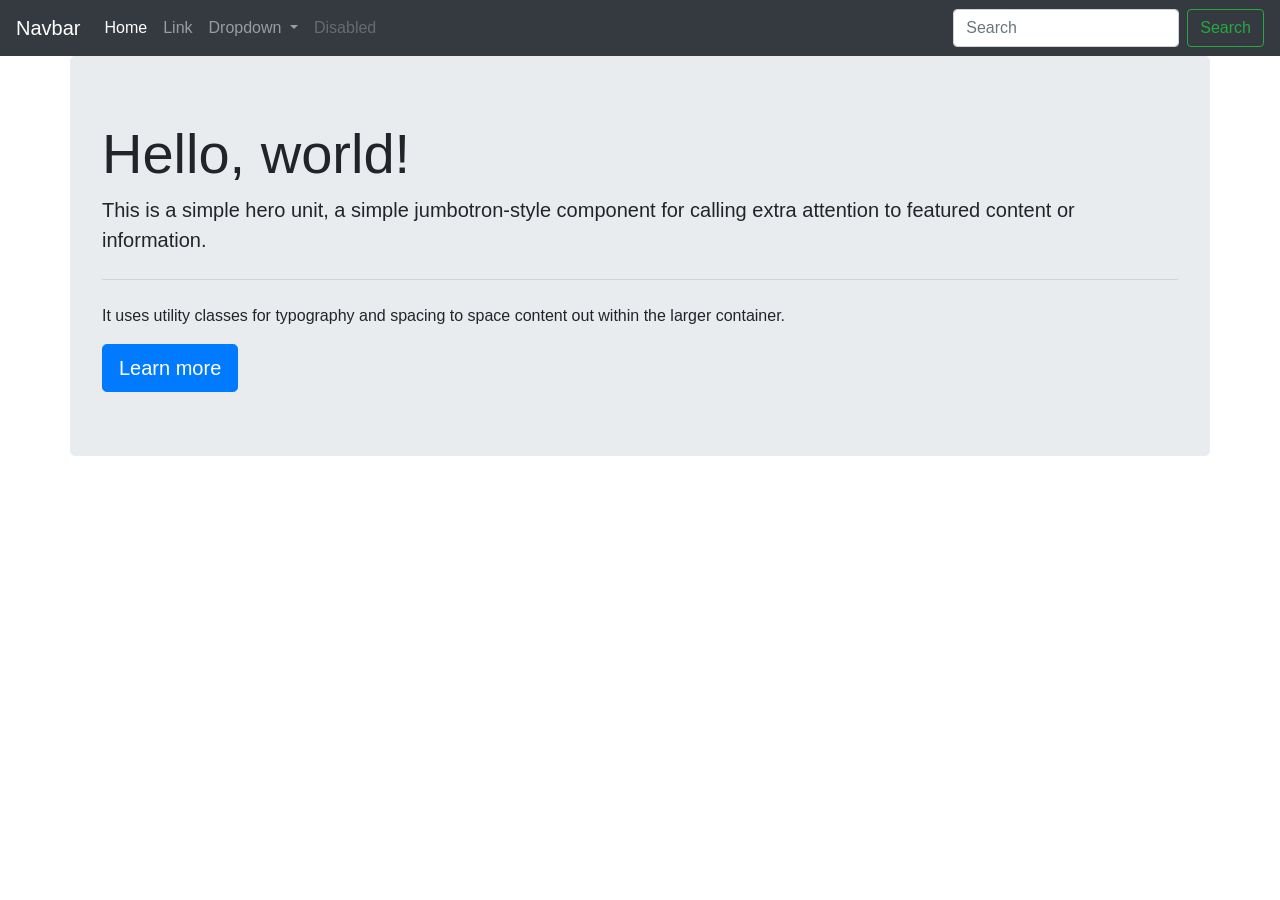
<file: 25ESKCX057/DAY3/index.html>
<!doctype html>
<html lang="en">
  <head>
    <!-- Required meta tags -->
    <meta charset="utf-8">
    <meta name="viewport" content="width=device-width, initial-scale=1, shrink-to-fit=no">

    <!-- Bootstrap CSS -->
    <link rel="stylesheet" href="https://cdn.jsdelivr.net/npm/bootstrap@4.4.1/dist/css/bootstrap.min.css" integrity="sha384-Vkoo8x4CGsO3+Hhxv8T/Q5PaXtkKtu6ug5TOeNV6gBiFeWPGFN9MuhOf23Q9Ifjh" crossorigin="anonymous">

    <title>Hello, world!</title>
  </head>
  <body>
    <nav class="navbar navbar-expand-lg navbar-dark bg-dark">
  <a class="navbar-brand" href="#">Navbar</a>
  <button class="navbar-toggler" type="button" data-toggle="collapse" data-target="#navbarSupportedContent" aria-controls="navbarSupportedContent" aria-expanded="false" aria-label="Toggle navigation">
    <span class="navbar-toggler-icon"></span>
  </button>

  <div class="collapse navbar-collapse" id="navbarSupportedContent">
    <ul class="navbar-nav mr-auto">
      <li class="nav-item active">
        <a class="nav-link" href="#">Home <span class="sr-only">(current)</span></a>
      </li>
      <li class="nav-item">
        <a class="nav-link" href="#">Link</a>
      </li>
      <li class="nav-item dropdown">
        <a class="nav-link dropdown-toggle" href="#" id="navbarDropdown" role="button" data-toggle="dropdown" aria-haspopup="true" aria-expanded="false">
          Dropdown
        </a>
        <div class="dropdown-menu" aria-labelledby="navbarDropdown">
          <a class="dropdown-item" href="#">Action</a>
          <a class="dropdown-item" href="#">Another action</a>
          <div class="dropdown-divider"></div>
          <a class="dropdown-item" href="#">Something else here</a>
        </div>
      </li>
      <li class="nav-item">
        <a class="nav-link disabled" href="#" tabindex="-1" aria-disabled="true">Disabled</a>
      </li>
    </ul>
    <form class="form-inline my-2 my-lg-0">
      <input class="form-control mr-sm-2" type="search" placeholder="Search" aria-label="Search">
      <button class="btn btn-outline-success my-2 my-sm-0" type="submit">Search</button>
    </form>
  </div>
</nav>
<div class="jumbotron container">
  <h1 class="display-4">Hello, world!</h1>
  <p class="lead">This is a simple hero unit, a simple jumbotron-style component for calling extra attention to featured content or information.</p>
  <hr class="my-4">
  <p>It uses utility classes for typography and spacing to space content out within the larger container.</p>
  <a class="btn btn-primary btn-lg" href="#" role="button">Learn more</a>
</div>
    

    <!-- Optional JavaScript -->
    <!-- jQuery first, then Popper.js, then Bootstrap JS -->
    <script src="https://code.jquery.com/jquery-3.4.1.slim.min.js" integrity="sha384-J6qa4849blE2+poT4WnyKhv5vZF5SrPo0iEjwBvKU7imGFAV0wwj1yYfoRSJoZ+n" crossorigin="anonymous"></script>
    <script src="https://cdn.jsdelivr.net/npm/popper.js@1.16.0/dist/umd/popper.min.js" integrity="sha384-Q6E9RHvbIyZFJoft+2mJbHaEWldlvI9IOYy5n3zV9zzTtmI3UksdQRVvoxMfooAo" crossorigin="anonymous"></script>
    <script src="https://cdn.jsdelivr.net/npm/bootstrap@4.4.1/dist/js/bootstrap.min.js" integrity="sha384-wfSDF2E50Y2D1uUdj0O3uMBJnjuUD4Ih7YwaYd1iqfktj0Uod8GCExl3Og8ifwB6" crossorigin="anonymous"></script>
  </body>
</html>
</file>
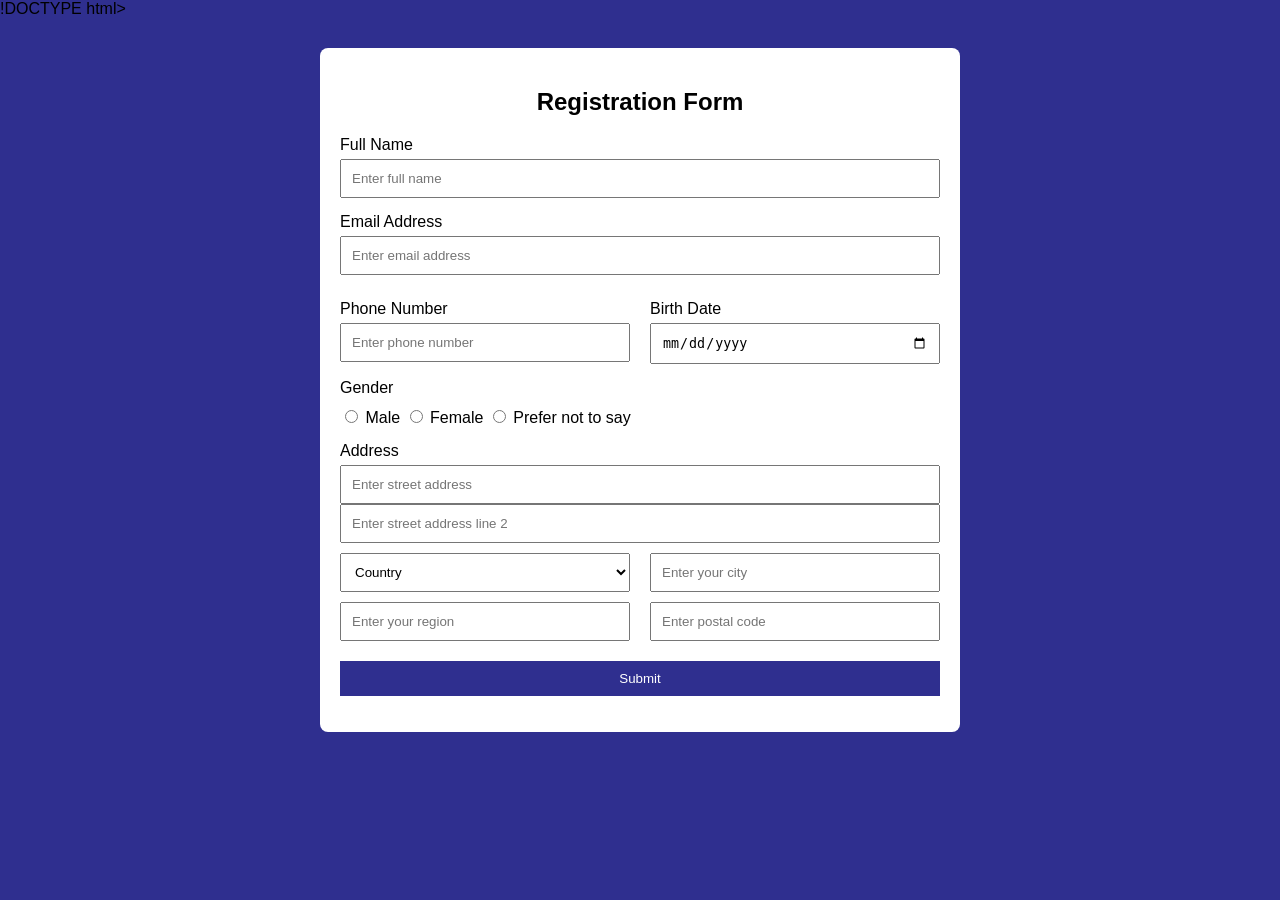
<file: 25ESKCX057/DAY2/form.html>
!DOCTYPE html>
<html>
<head>
    <title>Student Registration Form</title>
    <link rel="stylesheet" href="style.css">
</head>
<body>

<div class="container">
    <h2>Registration Form</h2>

    <form>

        <label>Full Name</label>
        <input type="text" placeholder="Enter full name">

        <label>Email Address</label>
        <input type="email" placeholder="Enter email address">

        <div class="row">
            <div class="column">
                <label>Phone Number</label>
                <input type="tel" placeholder="Enter phone number">
            </div>

            <div class="column">
                <label>Birth Date</label>
                <input type="date">
            </div>
        </div>

        <label>Gender</label>

        <div class="gender">
            <input type="radio" name="gender"> Male
            <input type="radio" name="gender"> Female
            <input type="radio" name="gender"> Prefer not to say
        </div>

        <label>Address</label>
        <input type="text" placeholder="Enter street address">

        <input type="text" placeholder="Enter street address line 2">

        <div class="row">
            <div class="column">
                <select>
                    <option>Country</option>
                    <option>India</option>
                    <option>USA</option>
                    <option>Canada</option>
                </select>
            </div>

            <div class="column">
                <input type="text" placeholder="Enter your city">
            </div>
        </div>

        <div class="row">
            <div class="column">
                <input type="text" placeholder="Enter your region">
            </div>

            <div class="column">
                <input type="text" placeholder="Enter postal code">
            </div>
        </div>

        <input type="submit" value="Submit">

    </form>
</div>

</body>
</html>
</file>
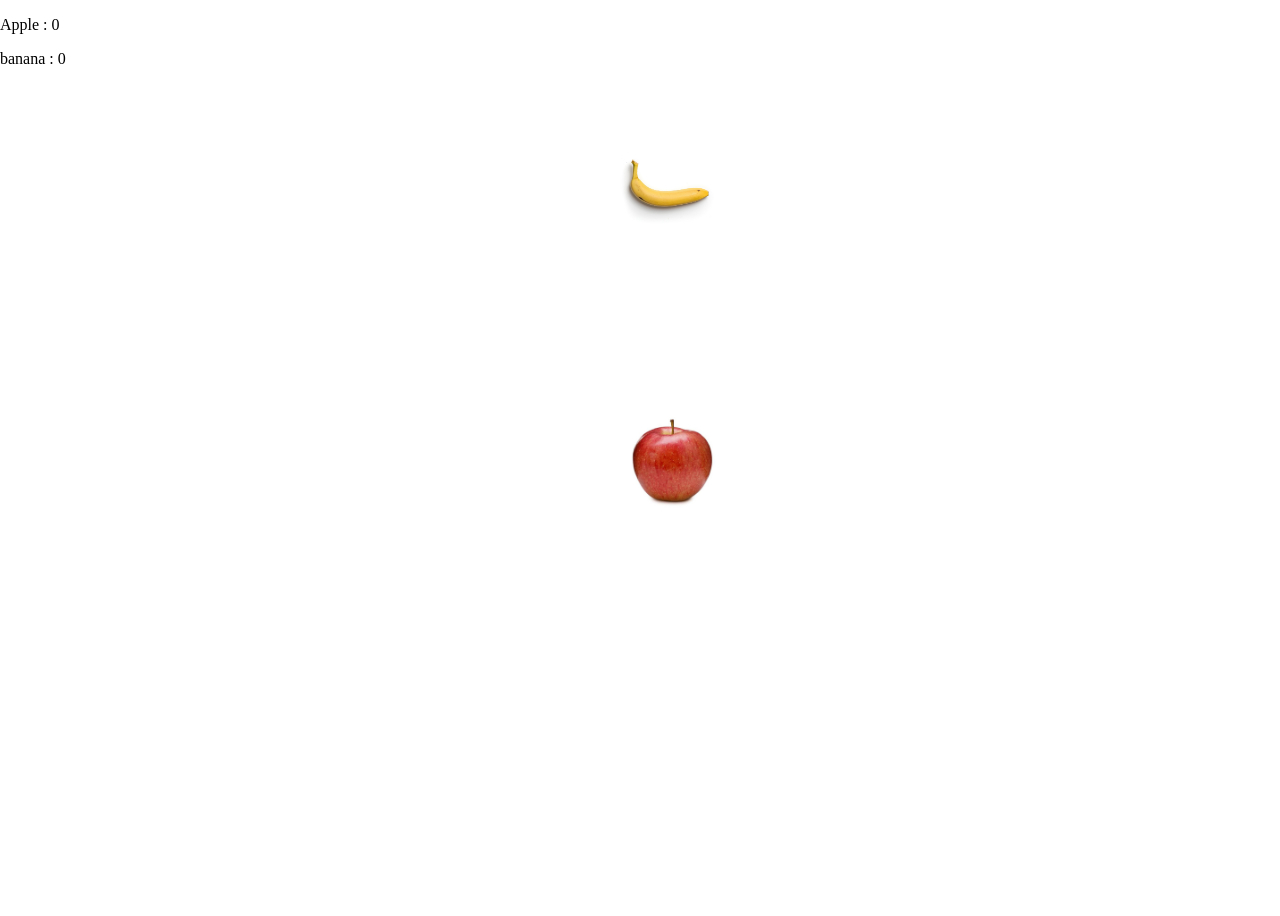
<file: 25ESKCX057/DAY4/game.html>
<!DOCTYPE html>
<html>
    <head>
        <style>
        body 
    {
position:relative ;
height:100vh ;
margin:0 ;
    }

 img {
    width:100px ;
    position:absolute ;
    cursor:pointer ;

 }          
        </style>
    </head>
<body>
<p>Apple : <span id= "apple">0</span></p>
<p>banana : <span id= "banana">0</span></p>
<img src = "apple.jpg" onclick= "clickImage ('apple',this)">
<img src = "banana.avif" onclick= "clickImage ( 'banana',this)">

<script>
    let apple=0,banana = 0;

    document.querySelectorAll("img").forEach(img => {
        img.style.left = Math.random()*(window.innerWidth - 100)+"px";
        img.style.top = Math.random()*(window.innerHeight - 120)+"px";
    });

    function clickImage(type, img) {
        if (type === "apple") {
            document.getElementById("apple").innerText=++apple;
        } else {
            document.getElementById("banana").innerText=++banana;
        }
        img.style.left = Math.random()*(window.innerWidth - 100) + "px";
        img.style.top = Math.random()*(window.innerHeight - 120) + "px";
    }
</script>
</body>
</html>
</file>
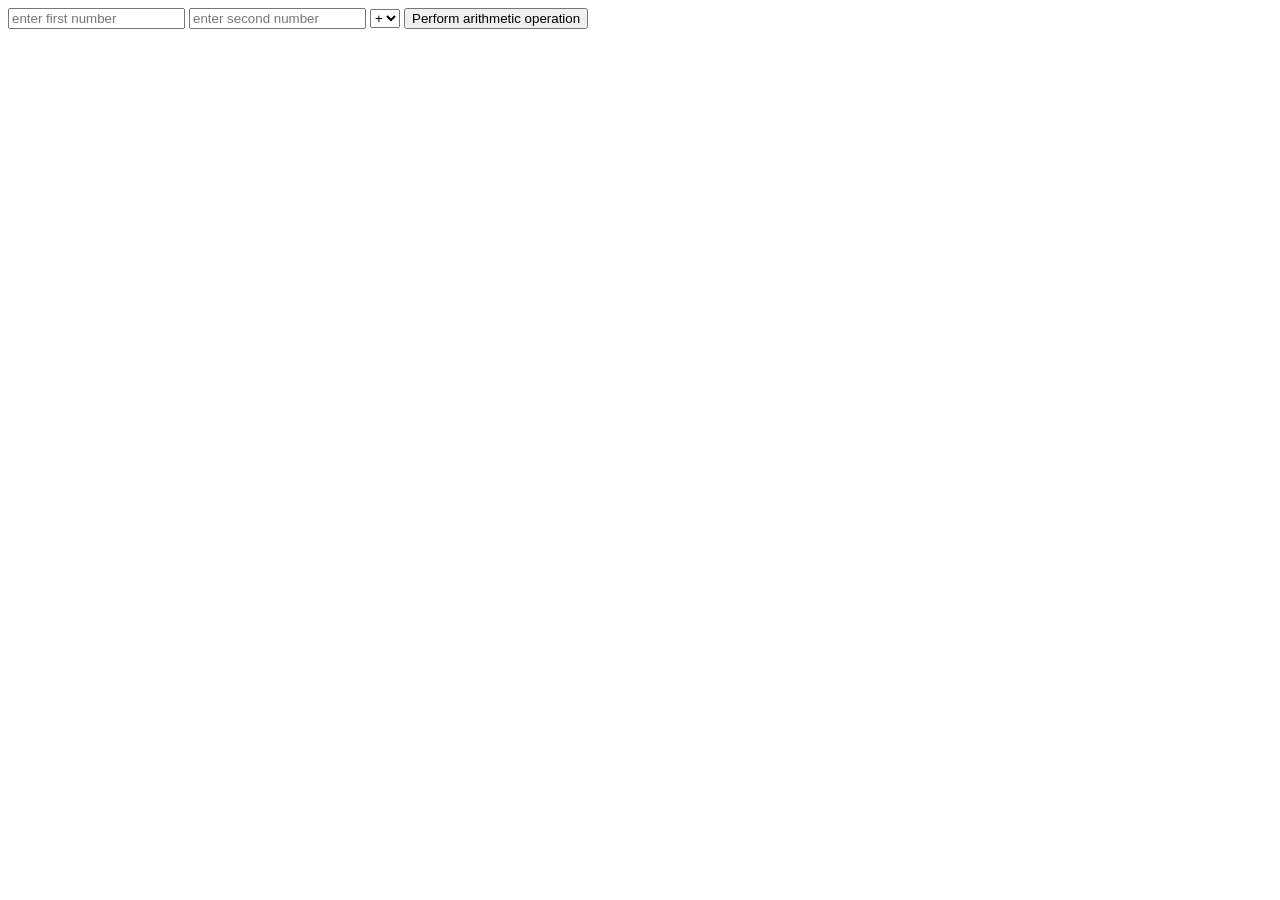
<file: 25ESKCX057/DAY4/simplecalculator.html>
<!DOCTYPE html>
<html>
<head>

</head>
<body>

    <form>
        <input type="text" id="number1" placeholder="enter first number" />
        <input type="text" id="number2" placeholder="enter second number" />

        <select id="operator">
            <option value="+">+</option>
            <option value="-">-</option>
            <option value="*">*</option>
            <option value="/">/</option>
        </select>

        <button type="button" onclick="performArithmeticOperation()">
            Perform arithmetic operation
        </button>

        <div id="result"></div>
    </form>

    <script>
        function performArithmeticOperation() {

            let var1 = 10;
            const pi = 3.14159;

            const number1 = parseFloat(document.getElementById("number1").value);
            const number2 = parseFloat(document.getElementById("number2").value);
            const operator = document.getElementById("operator").value;

            let result;

            switch (operator) {
                case "+":
                    result = number1 + number2;
                    break;

                case "-":
                    result = number1 - number2;
                    break;

                case "*":
                    result = number1 * number2;
                    break;

                case "/":
                    if (number2 == 0) {
                        result = "Divide by zero error";
                    } else {
                        result = number1 / number2;
                    }
                    break;
            }

            const resultDiv = document.getElementById("result");
            resultDiv.innerHTML = result;
        }
    </script>

</body>
</html>
</file>
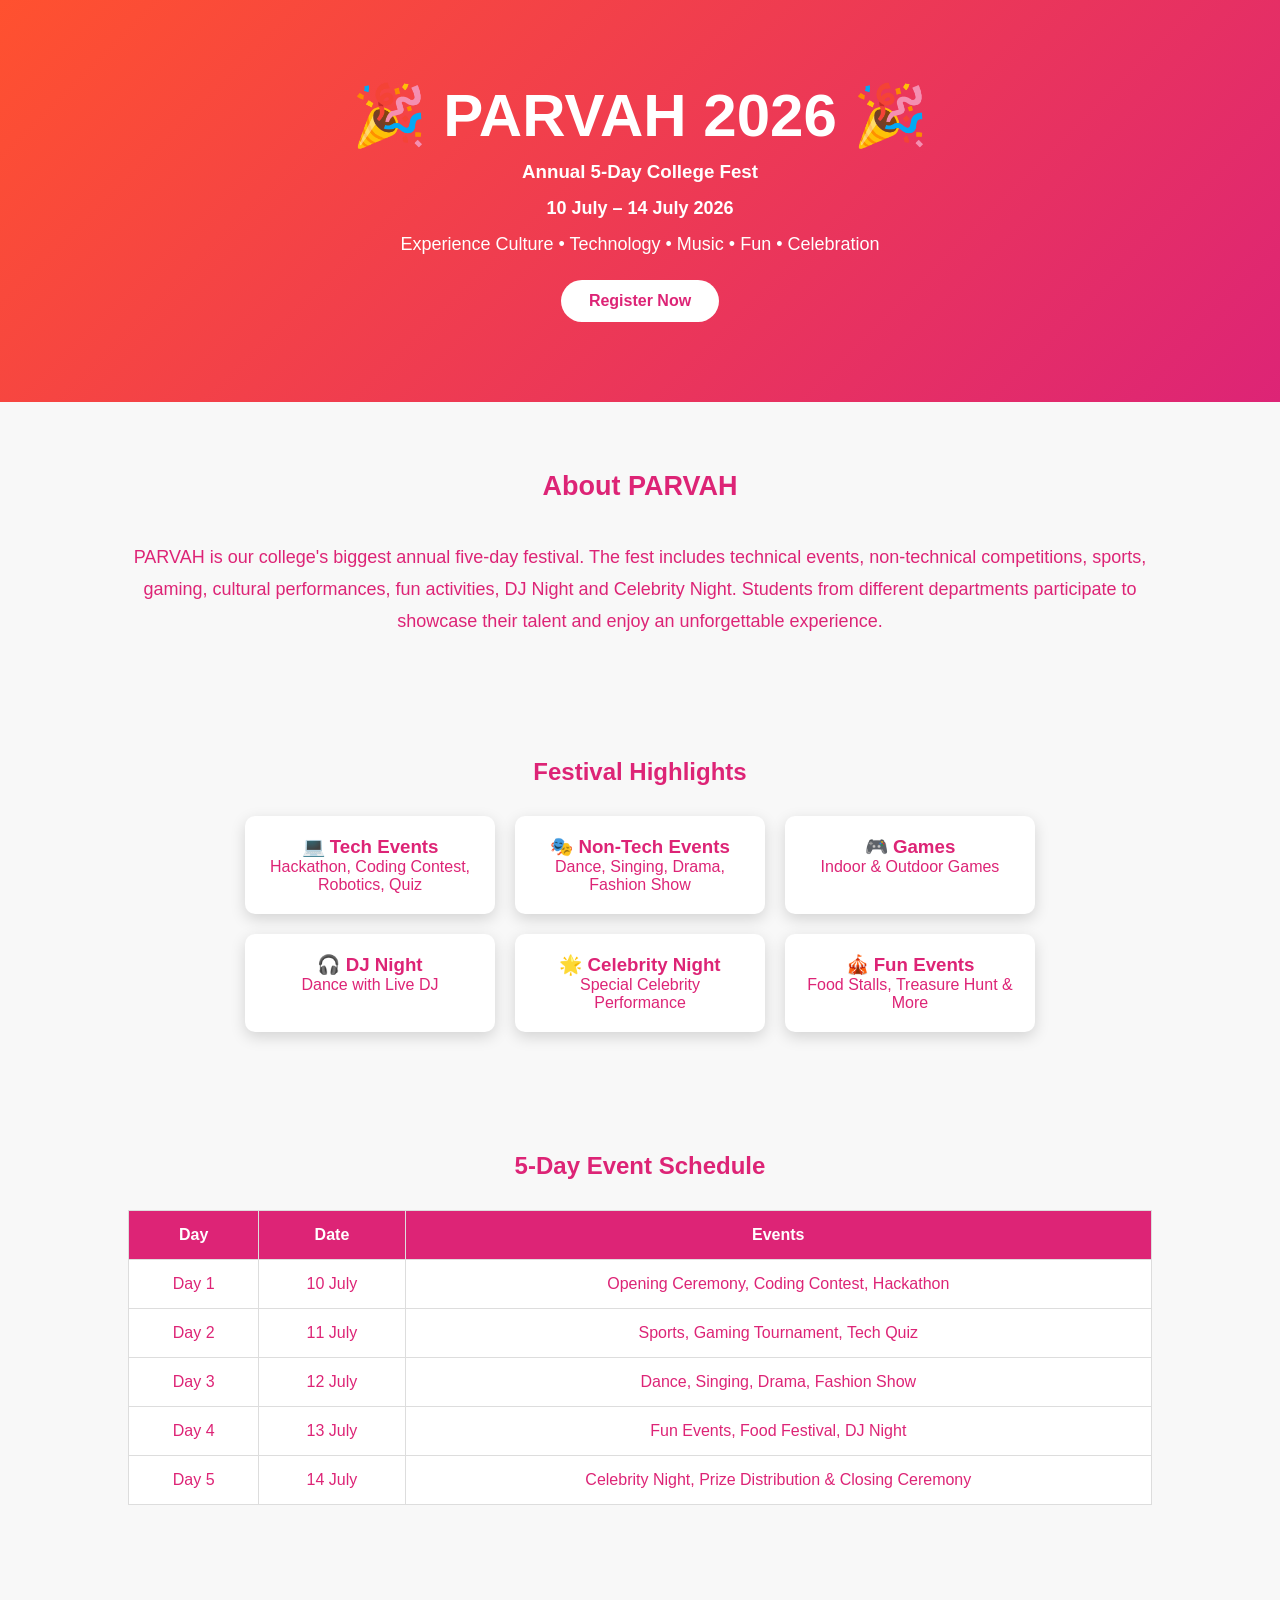
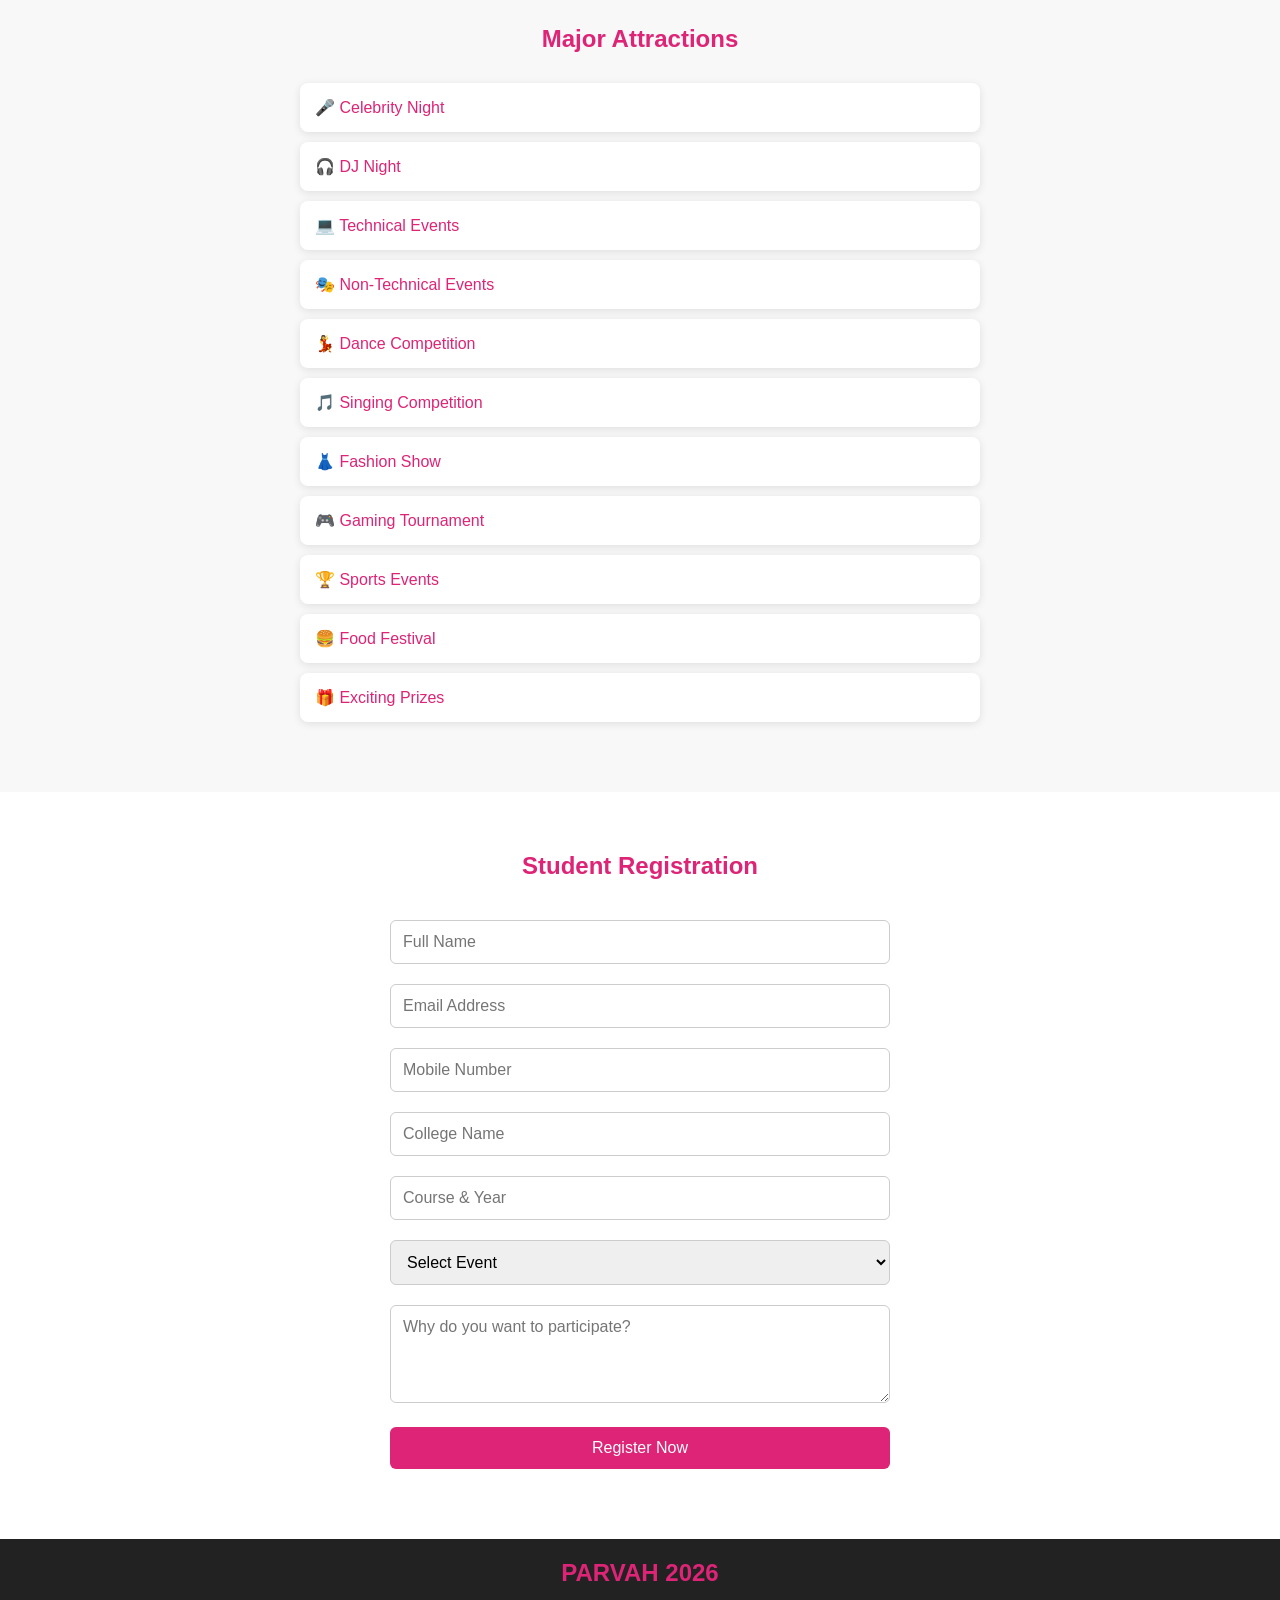
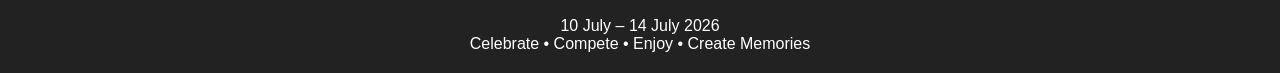
<file: 25ESKCX057/DAY5/pravahweb.html>
<!DOCTYPE html>
<html lang="en">
<head>
<meta charset="UTF-8">
<meta name="viewport" content="width=device-width, initial-scale=1.0">
<title>PARVAH 2026 - College Fest</title>

<style>
*{
    margin:0;
    padding:0;
    box-sizing:border-box;
    font-family:Arial,sans-serif;
    scroll-behavior:smooth;
}

body{
    background:#f8f8f8;
    color:#dd2476;
}

header{
    background:linear-gradient(135deg,#ff512f,#dd2476);
    color:white;
    text-align:center;
    padding:80px 20px;
}

header h1{
    font-size:60px;
}

header h3{
    margin-top:10px;
}

header p{
    margin-top:15px;
    font-size:18px;
}

.btn{
    display:inline-block;
    margin-top:25px;
    padding:12px 28px;
    background:white;
    color:#dd2476;
    text-decoration:none;
    font-weight:bold;
    border-radius:30px;
}

section{
    padding:60px 10%;
}

h2{
    text-align:center;
    margin-bottom:30px;
    color:#dd2476;
}

.about{
    text-align:center;
    line-height:1.8;
    font-size:18px;
}

.cards{
    display:flex;
    flex-wrap:wrap;
    justify-content:center;
    gap:20px;
}

.card{
    width:250px;
    background:white;
    padding:20px;
    border-radius:10px;
    text-align:center;
    box-shadow:0 5px 15px rgba(0,0,0,.15);
}

.schedule table{
    width:100%;
    border-collapse:collapse;
    background:white;
}

.schedule th,.schedule td{
    border:1px solid #ddd;
    padding:15px;
    text-align:center;
}

.schedule th{
    background:#dd2476;
    color:white;
}

.events ul{
    list-style:none;
    max-width:700px;
    margin:auto;
}

.events li{
    background:white;
    margin:10px;
    padding:15px;
    border-radius:8px;
    box-shadow:0 2px 8px rgba(0,0,0,.1);
}

#register{
    background:white;
}

form{
    max-width:500px;
    margin:auto;
}

input,
select,
textarea,
button{
    width:100%;
    padding:12px;
    margin:10px 0;
    border:1px solid #ccc;
    border-radius:6px;
    font-size:16px;
}

button{
    background:#dd2476;
    color:white;
    border:none;
    cursor:pointer;
}

button:hover{
    background:#b3125b;
}

footer{
    background:#222;
    color:white;
    text-align:center;
    padding:20px;
}
</style>

</head>

<body>

<header>
<h1>🎉 PARVAH 2026 🎉</h1>
<h3>Annual 5-Day College Fest</h3>
<p><strong>10 July – 14 July 2026</strong></p>
<p>Experience Culture • Technology • Music • Fun • Celebration</p>

<a href="#register" class="btn">Register Now</a>
</header>

<section class="about">
<h2>About PARVAH</h2>

<p>
PARVAH is our college's biggest annual five-day festival. The fest includes
technical events, non-technical competitions, sports, gaming, cultural
performances, fun activities, DJ Night and Celebrity Night. Students from
different departments participate to showcase their talent and enjoy an
unforgettable experience.
</p>

</section>

<section>

<h2>Festival Highlights</h2>

<div class="cards">

<div class="card">
<h3>💻 Tech Events</h3>
<p>Hackathon, Coding Contest, Robotics, Quiz</p>
</div>

<div class="card">
<h3>🎭 Non-Tech Events</h3>
<p>Dance, Singing, Drama, Fashion Show</p>
</div>

<div class="card">
<h3>🎮 Games</h3>
<p>Indoor & Outdoor Games</p>
</div>

<div class="card">
<h3>🎧 DJ Night</h3>
<p>Dance with Live DJ</p>
</div>

<div class="card">
<h3>🌟 Celebrity Night</h3>
<p>Special Celebrity Performance</p>
</div>

<div class="card">
<h3>🎪 Fun Events</h3>
<p>Food Stalls, Treasure Hunt & More</p>
</div>

</div>

</section>

<section class="schedule">

<h2>5-Day Event Schedule</h2>

<table>

<tr>
<th>Day</th>
<th>Date</th>
<th>Events</th>
</tr>

<tr>
<td>Day 1</td>
<td>10 July</td>
<td>Opening Ceremony, Coding Contest, Hackathon</td>
</tr>

<tr>
<td>Day 2</td>
<td>11 July</td>
<td>Sports, Gaming Tournament, Tech Quiz</td>
</tr>

<tr>
<td>Day 3</td>
<td>12 July</td>
<td>Dance, Singing, Drama, Fashion Show</td>
</tr>

<tr>
<td>Day 4</td>
<td>13 July</td>
<td>Fun Events, Food Festival, DJ Night</td>
</tr>

<tr>
<td>Day 5</td>
<td>14 July</td>
<td>Celebrity Night, Prize Distribution & Closing Ceremony</td>
</tr>

</table>

</section>

<section class="events">

<h2>Major Attractions</h2>

<ul>
<li>🎤 Celebrity Night</li>
<li>🎧 DJ Night</li>
<li>💻 Technical Events</li>
<li>🎭 Non-Technical Events</li>
<li>💃 Dance Competition</li>
<li>🎵 Singing Competition</li>
<li>👗 Fashion Show</li>
<li>🎮 Gaming Tournament</li>
<li>🏆 Sports Events</li>
<li>🍔 Food Festival</li>
<li>🎁 Exciting Prizes</li>
</ul>

</section>

<section id="register">

<h2>Student Registration</h2>

<form>

<input type="text" placeholder="Full Name" required>

<input type="email" placeholder="Email Address" required>

<input type="tel" placeholder="Mobile Number" required>

<input type="text" placeholder="College Name" required>

<input type="text" placeholder="Course & Year" required>

<select required>
<option value="">Select Event</option>
<option>Dance Competition</option>
<option>Singing Competition</option>
<option>Drama</option>
<option>Fashion Show</option>
<option>Gaming Tournament</option>
<option>Hackathon</option>
<option>Coding Contest</option>
<option>Tech Quiz</option>
<option>Sports Event</option>
<option>Fun Event</option>
</select>

<textarea rows="4" placeholder="Why do you want to participate?"></textarea>

<button type="submit">Register Now</button>

</form>

</section>

<footer>
<h2>PARVAH 2026</h2>
<p>10 July – 14 July 2026</p>
<p>Celebrate • Compete • Enjoy • Create Memories</p>
</footer>

</body>
</html>
</file>
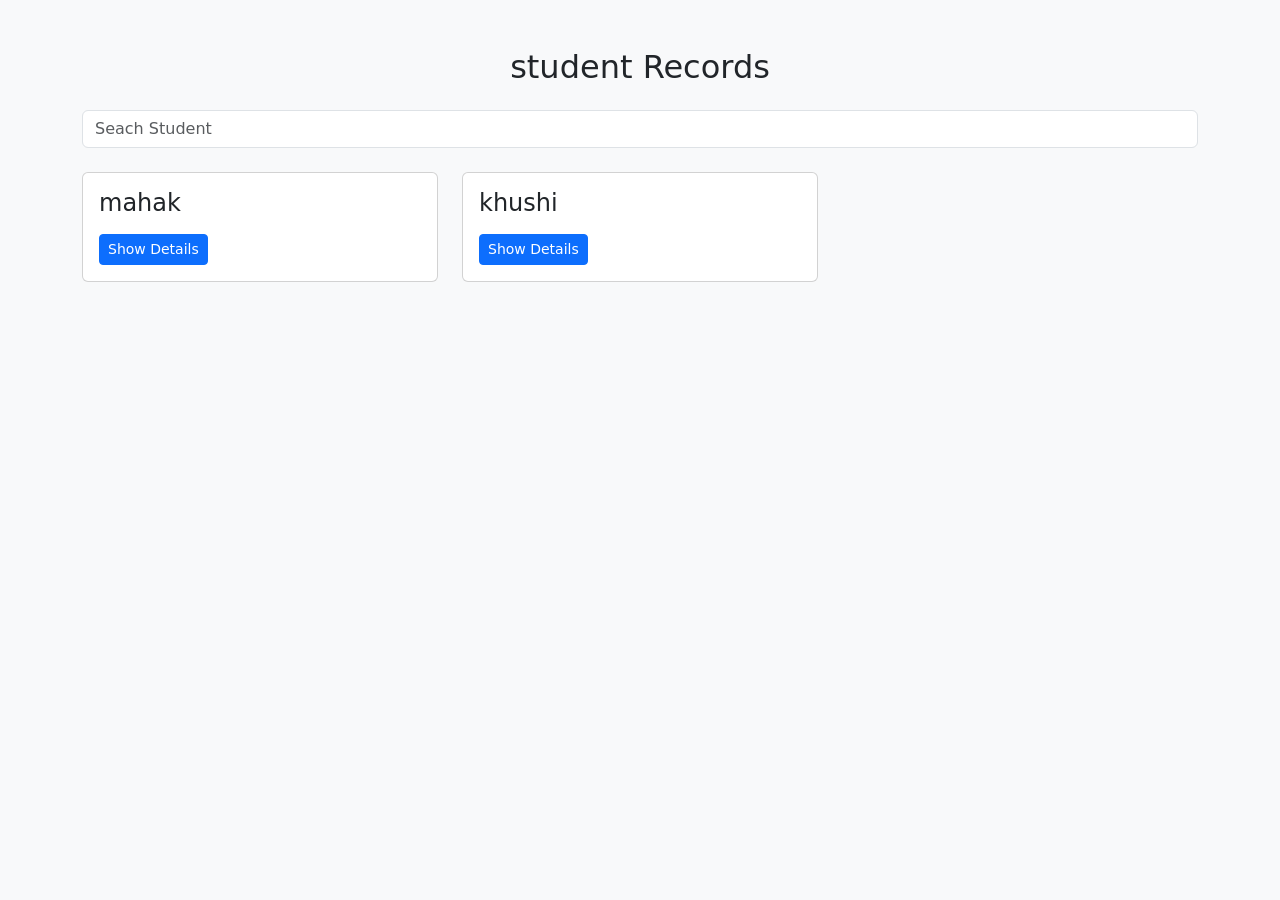
<file: 25ESKCX057/DAY6/studentdrecord.html>
<!DOCTYPE html>
   <htm
<html lang="en">
<head>
    <meta charset="UTF-8">
    <meta name="viewport" content="width=device-width, initial-scale=1.0">
     <title>student cards</title>
    <!-- Bootstrap CSS -->
   <link
  href="https://cdn.jsdelivr.net/npm/bootstrap@5.3.3/dist/css/bootstrap.min.css"
  rel="stylesheet"
  integrity="sha384-QWTKZyjpPEjISv5WaRU9OFeRpok6YctnYmDr5pNlyT2bRjXh0JMhjY6hW+ALEwIH"
  crossorigin="anonymous">

    <!-- jQuery -->
    <script src="https://code.jquery.com/jquery-3.7.1.min.js"></script>

</head>
<body class= "bg-light">
    <div class= "container py-5">
        <h2 class="text-center mb-4"> student Records</h2>
        <input type="text" id="search" class="form-control mb-4"
        placeholder="Seach Student">
    <div id="container" class="row g-4"></div>
    </div>
<script>
    const students = [
        { name: "mahak", branch: "DS", CGPA: 9 },
        { name: "khushi", branch: "DS", CGPA: 9 }
    ];

    let html = "";

    for (let i = 0; i < students.length; i++) {
        html += `
    <div class="col-md-4 card-item">
        <div class="card">
            <div class="card-body">
                <h4>${students[i].name}</h4>
                <button class="btn btn-primary btn-sm mt-2">
                    Show Details
                </button>
                <div class="details mt-3" style="display:none;">
                    <p><strong>branch:</strong> ${students[i].branch}</p>
                    <p><strong>CGPA:</strong> ${students[i].CGPA}</p>
                </div>
            </div>
        </div>
        </div>
    `;
    }

    document.getElementById("container").innerHTML = html;

    $(document).on("click",".btn", function () {
        $(this).next(".details").slideToggle();
    });
    $("#search").keyup(function(){
        let val = $(this).val().toLowerCase();
        $(".card-item").each(function(){
            let name = $(this).find("h4").text().toLowerCase();
            if(name.includes(val)){
                $(this).show();
            } else {
                $(this).hide();
            }
        });
    });
</script>
</body>
</html>
</file>
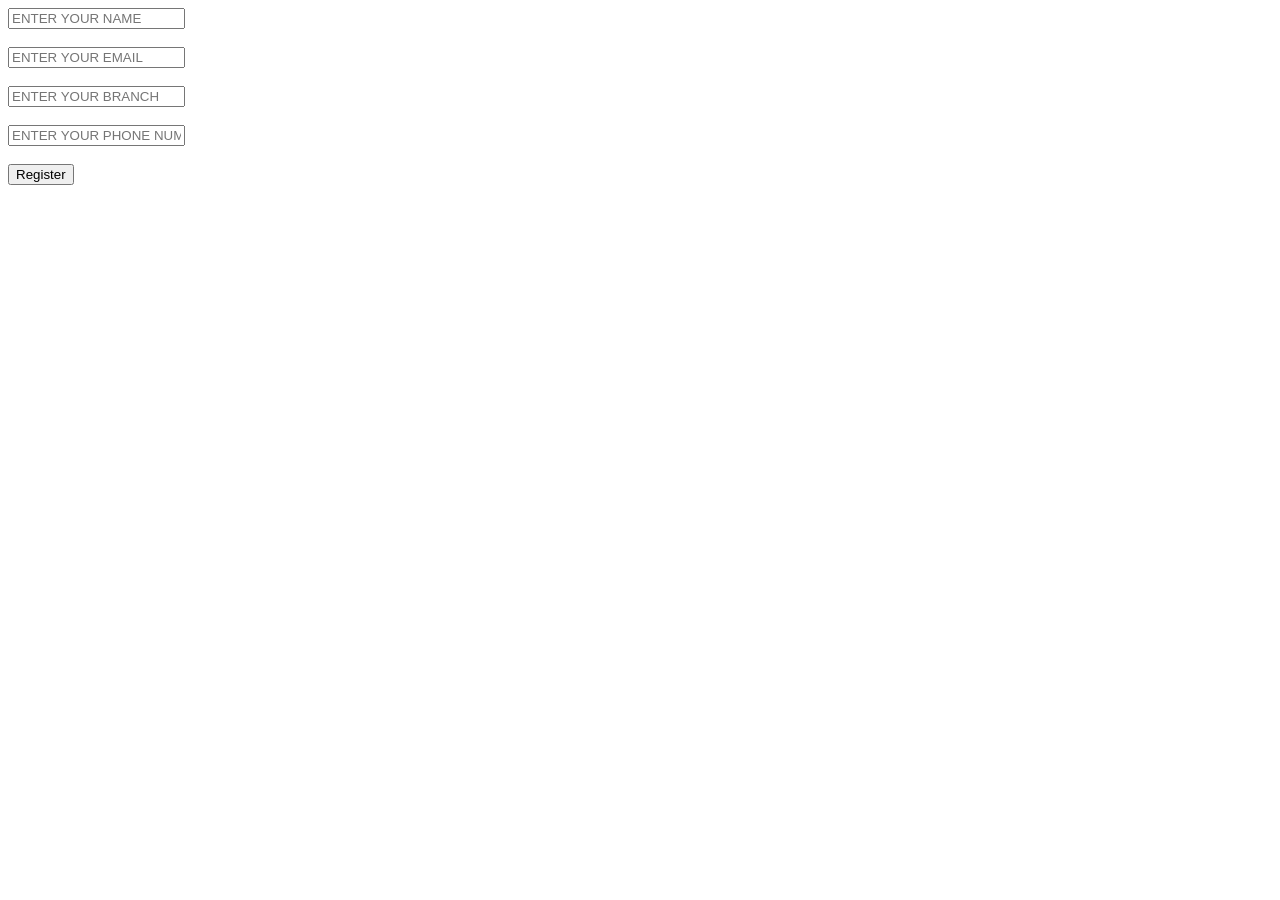
<file: 25ESKCX057/DAY7/form.html>
<html>
<head>
    <title>Registration Form</title>
</head>
<body>

    <form action="registration.php" method="get">
        <input type="text" name="name" placeholder="ENTER YOUR NAME"><br><br>
        <input type="email" name="email" placeholder="ENTER YOUR EMAIL"><br><br>
        <input type="text" name="branch" placeholder="ENTER YOUR BRANCH"><br><br>
        <input type="text" name="phoneNumber" placeholder="ENTER YOUR PHONE NUMBER"><br><br>
        <button type="submit">Register</button>
    </form>

</body>
</html>
</file>
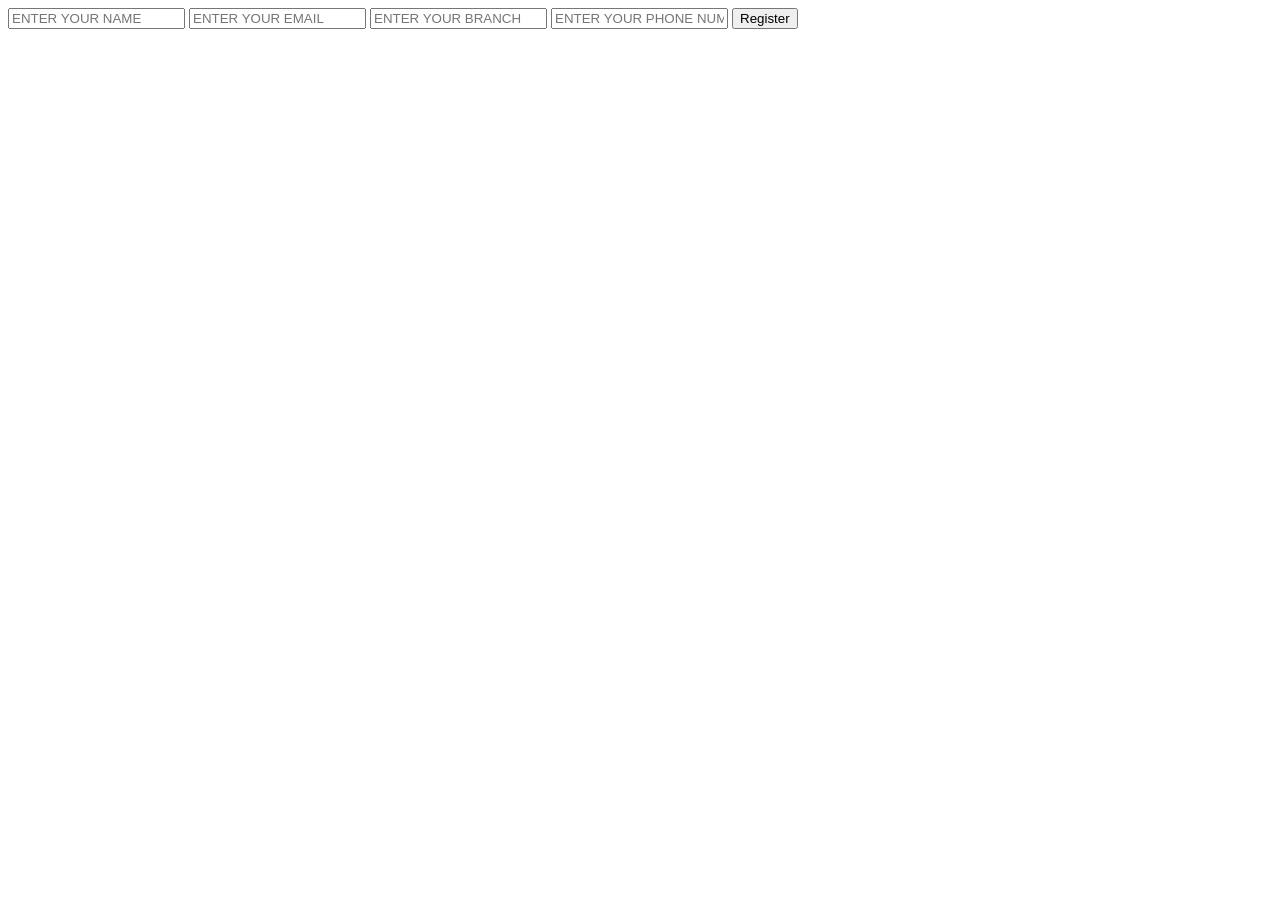
<file: 25ESKCX057/DAY8/form.html>
<html>


<form action="registration.php" method="get">
  <input type="text" name="name" placeholder="ENTER YOUR NAME">
  <input type="email" name="email" placeholder="ENTER YOUR EMAIL">
  <input type="text" name="branch" placeholder="ENTER YOUR BRANCH">
  <input type="text" name="phoneNumber" placeholder="ENTER YOUR PHONE NUMBER">
  <button type="submit">
    Register
</button>
</form>
</html>
</file>
<file: 25ESKCX057/DAY2/style.css>
body{
    margin:0;
    padding:0;
    background:#2f2f8f;
    font-family:Arial,sans-serif;
}

.container{
    width:600px;
    margin:30px auto;
    background:white;
    padding:20px;
    border-radius:8px;
}

h2{
    text-align:center;
}

label{
    display:block;
    margin-top:15px;
    margin-bottom:5px;
}

input,select{
    width:100%;
    padding:10px;
    box-sizing:border-box;
}

.row{
    display:flex;
    gap:20px;
    margin-top:10px;
}

.column{
    flex:1;
}

.gender{
    margin-top:10px;
    margin-bottom:15px;
}

.gender input{
    width:auto;
}

input[type="submit"]{
    background:#2f2f8f;
    color:white;
    border:none;
    margin-top:20px;
    cursor:pointer;
}
</file>
